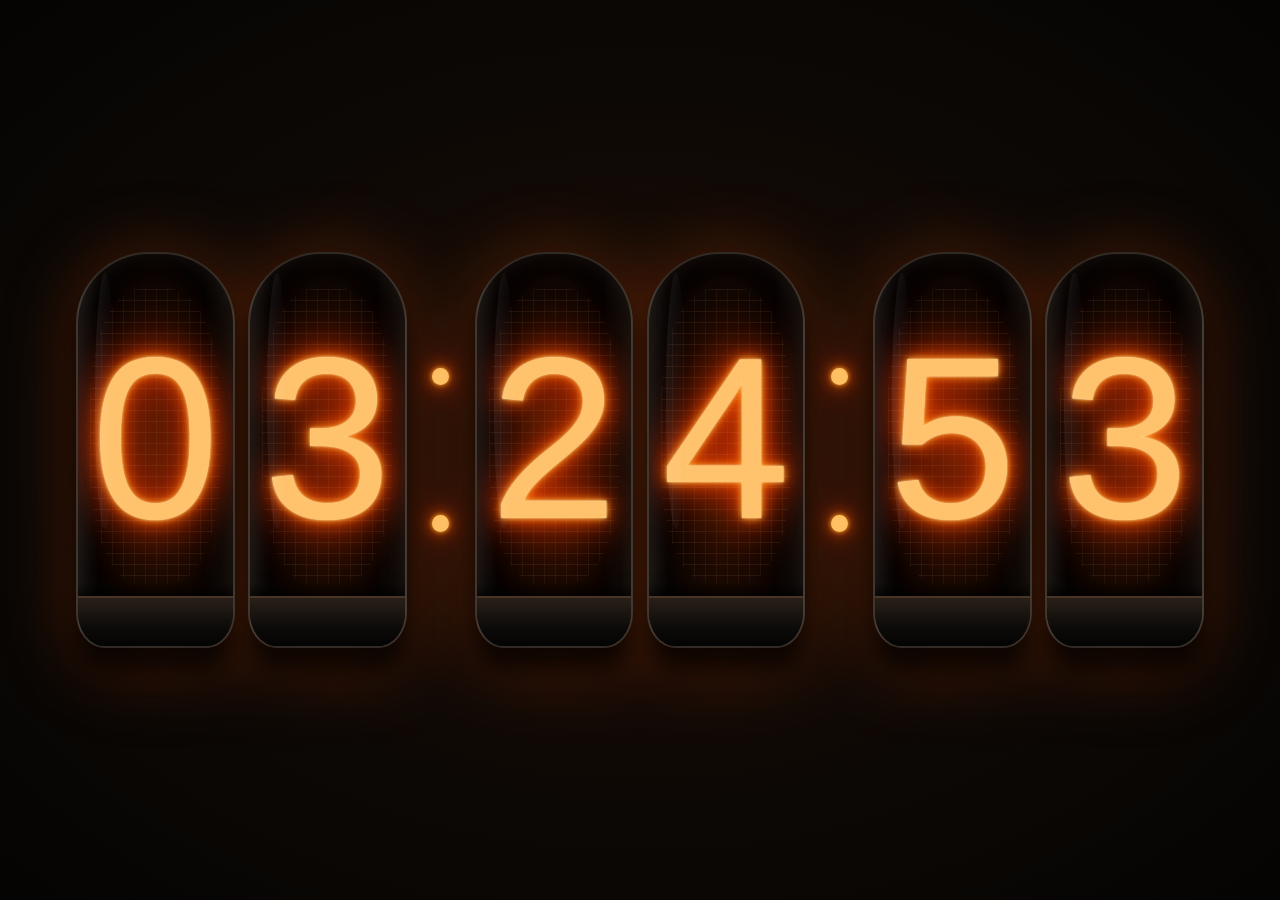
<file: WallPanelApp/src/main/assets/infopanel/index.html>
<!doctype html>
<html lang="zh-CN">
<head>
    <meta charset="utf-8">
    <meta name="viewport" content="width=device-width, initial-scale=1, maximum-scale=1, user-scalable=no">
    <title>InfoPanel Nixie Clock</title>
    <link rel="stylesheet" href="style.css">
</head>
<body>
    <main id="clock-screen" class="screen clock-screen">
        <div id="nixie-clock" class="nixie-clock" aria-label="当前时间"></div>
    </main>


    <section id="weather-screen" class="screen weather-screen" hidden>
        <div class="rain" aria-hidden="true"></div>
        <div class="weather-card">
            <div class="weather-city">杭州</div>
            <div class="weather-condition">微雨</div>
            <div class="weather-range"><strong>32</strong><span>—</span><strong>37</strong><i>°C</i></div>
        </div>
    </section>

    
    <section id="media-screen" class="screen media-screen" hidden>
        <div class="media-preview">
            <video id="camera-preview" autoplay muted playsinline></video>
            <div id="media-status" class="media-status">正在准备摄像头和麦克风…</div>
        </div>
        <div class="media-readout">
            <h1>WebCamera / WebMic</h1>
            <div class="summary-card">
                <h2>图像</h2>
                <p id="image-presence">摄像头：检测中</p>
                <p id="image-digest">摘要：——</p>
                <p id="image-change">相对上一采样：——</p>
            </div>
            <div class="summary-card">
                <h2>声音</h2>
                <p id="audio-presence">麦克风：检测中</p>
                <p id="audio-digest">摘要：——</p>
                <p id="audio-change">相对上一采样：——</p>
                <div class="level-track"><i id="audio-level"></i></div>
            </div>
            <p class="summary-note">webcamera没做呢</p>
        </div>
        <canvas id="sample-canvas" width="32" height="18" hidden></canvas>
    </section>

    <script src="app.js"></script>
</body>
</html>
</file>
<file: WallPanelApp/src/main/assets/infopanel/style.css>
* {
    box-sizing: border-box;
    -webkit-tap-highlight-color: transparent;
}

html,
body {
    width: 100%;
    height: 100%;
    margin: 0;
    overflow: hidden;
    background: #090706;
    color: #ffd5a2;
    font-family: "Roboto", "Noto Sans SC", sans-serif;
    -webkit-user-select: none;
    user-select: none;
}

[hidden] { display: none !important; }

.screen {
    position: fixed;
    top: 0;
    right: 0;
    bottom: 0;
    left: 0;
    width: 100vw;
    height: 100vh;
}

.clock-screen {
    display: -webkit-flex;
    display: flex;
    -webkit-align-items: center;
    align-items: center;
    -webkit-justify-content: center;
    justify-content: center;
    background:
        radial-gradient(ellipse at center, rgba(85, 33, 8, .28) 0%, rgba(14, 9, 6, .92) 55%, #050403 100%);
}

.nixie-clock {
    z-index: 2;
    width: 96vw;
    display: -webkit-flex;
    display: flex;
    -webkit-align-items: center;
    align-items: center;
    -webkit-justify-content: center;
    justify-content: center;
    gap: 1.05vw;
    -webkit-filter: drop-shadow(0 0 34px rgba(255, 85, 8, .28));
    filter: drop-shadow(0 0 34px rgba(255, 85, 8, .28));
}

.tube {
    position: relative;
    width: 12.4vw;
    height: 31vw;
    max-height: 64vh;
    min-height: 290px;
    border: 2px solid rgba(255, 226, 191, .18);
    border-radius: 46% 46% 18% 18% / 18% 18% 9% 9%;
    overflow: hidden;
    background:
        linear-gradient(90deg, rgba(255,255,255,.09), transparent 13%, transparent 82%, rgba(255,211,164,.07)),
        radial-gradient(ellipse at center, rgba(52, 18, 4, .42), rgba(3, 2, 2, .92) 70%);
    box-shadow:
        inset 0 0 22px rgba(255, 207, 158, .09),
        inset 0 -20px 35px rgba(0,0,0,.8),
        0 22px 24px rgba(0,0,0,.75);
}

.tube:before {
    content: "";
    position: absolute;
    z-index: 4;
    left: 11%;
    top: 5%;
    width: 13%;
    height: 65%;
    border-radius: 50%;
    background: linear-gradient(90deg, rgba(255,255,255,.2), rgba(255,255,255,0));
    opacity: .36;
}

.tube b {
    position: absolute;
    z-index: 2;
    left: 50%;
    top: 47%;
    -webkit-transform: translate(-50%, -50%);
    transform: translate(-50%, -50%);
    font-family: "Roboto Condensed", "Arial Narrow", sans-serif;
    font-size: 18vw;
    line-height: 1;
    font-weight: 300;
    color: #ffc36d;
    text-shadow:
        0 0 2px #fff3d0,
        0 0 7px #ffb22f,
        0 0 17px #ff5e00,
        0 0 35px #d82c00,
        0 0 60px rgba(255, 58, 0, .82);
}

.mesh {
    position: absolute;
    z-index: 3;
    top: 9%;
    right: 8%;
    bottom: 16%;
    left: 8%;
    opacity: .18;
    background-image:
        linear-gradient(rgba(244, 183, 128, .45) 1px, transparent 1px),
        linear-gradient(90deg, rgba(244, 183, 128, .35) 1px, transparent 1px);
    background-size: 11px 11px;
    border-radius: 38%;
}

.base {
    position: absolute;
    z-index: 5;
    left: -4%;
    right: -4%;
    bottom: -1px;
    height: 13%;
    border-top: 2px solid #493525;
    background: linear-gradient(#291f18, #0d0b09 60%, #030303);
    box-shadow: 0 -5px 13px rgba(0,0,0,.8);
}

.colon {
    width: 3.2vw;
    height: 23vw;
    display: -webkit-flex;
    display: flex;
    -webkit-flex-direction: column;
    flex-direction: column;
    -webkit-justify-content: space-around;
    justify-content: space-around;
    -webkit-align-items: center;
    align-items: center;
}

.colon i {
    width: 1.35vw;
    height: 1.35vw;
    min-width: 12px;
    min-height: 12px;
    border-radius: 50%;
    background: #ffc064;
    box-shadow: 0 0 5px #ffb12c, 0 0 16px #ff5a00, 0 0 31px #d92d00;
}

.noise-on .tube b {
    text-shadow: 0 0 2px #fff7df, 0 0 8px #ffc159, 0 0 20px #ff6500, 0 0 45px #e02d00, 0 0 75px #ff3100;
}

.weather-screen {
    background: linear-gradient(155deg, #1c2d3b 0%, #536873 52%, #9aa8aa 100%);
}

.weather-screen:after {
    content: "";
    position: absolute;
    top: 0;
    right: 0;
    bottom: 0;
    left: 0;
    background: radial-gradient(circle at 70% 25%, rgba(255,255,255,.18), transparent 44%);
}

.rain {
    position: absolute;
    top: -30%;
    right: -30%;
    bottom: -30%;
    left: -30%;
    opacity: .2;
    background-image: repeating-linear-gradient(110deg, transparent 0, transparent 22px, rgba(214,238,249,.7) 23px, transparent 25px);
    -webkit-transform: rotate(-7deg);
    transform: rotate(-7deg);
}

.weather-card {
    position: absolute;
    z-index: 2;
    left: 8vw;
    top: 50%;
    -webkit-transform: translateY(-50%);
    transform: translateY(-50%);
    text-shadow: 0 3px 18px rgba(0,0,0,.28);
}

.weather-city { font-size: 11vw; font-weight: 200; letter-spacing: .08em; color: #f4f7f6; }
.weather-condition { margin-top: 1vh; font-size: 4vw; color: #e5eff1; }
.weather-range { margin-top: 6vh; display: -webkit-flex; display: flex; -webkit-align-items: baseline; align-items: baseline; color: #fff; }
.weather-range strong { font-size: 9vw; font-weight: 200; }
.weather-range span { margin: 0 2vw; font-size: 5vw; opacity: .65; }
.weather-range i { margin-left: 1vw; font-size: 3vw; font-style: normal; opacity: .8; }

.media-screen {
    display: -webkit-flex;
    display: flex;
    background: #071014;
    color: #dcecef;
}

.media-preview {
    position: relative;
    width: 58%;
    height: 100%;
    overflow: hidden;
    background: #020405;
}

.media-preview video {
    width: 100%;
    height: 100%;
    object-fit: cover;
    background: #020405;
}

.media-status {
    position: absolute;
    left: 18px;
    bottom: 18px;
    max-width: 90%;
    padding: 10px 14px;
    border-radius: 5px;
    background: rgba(0, 0, 0, .7);
    color: #d7e9eb;
    font-size: 18px;
}

.media-readout {
    width: 42%;
    height: 100%;
    padding: 4vh 3vw;
    overflow: hidden;
    background: linear-gradient(145deg, #10242a, #071014);
}

.media-readout h1 { margin: 0 0 3vh; color: #85e8d2; font-size: 3vw; font-weight: 300; }
.summary-card { margin-bottom: 2.5vh; padding: 2.2vh 1.8vw; border: 1px solid #24454c; border-radius: 8px; background: rgba(11, 32, 38, .72); }
.summary-card h2 { margin: 0 0 1.2vh; color: #b8dadd; font-size: 2.1vw; font-weight: 400; }
.summary-card p { margin: .7vh 0; font-size: 1.45vw; line-height: 1.35; word-break: break-all; }
.summary-card .changed { color: #ffbd66; }
.summary-card .stable { color: #7fe0a8; }
.summary-note { color: #6f9298; font-size: 1.15vw; }
.level-track { width: 100%; height: 9px; margin-top: 1.3vh; overflow: hidden; border-radius: 5px; background: #071014; }
.level-track i { display: block; width: 0; height: 100%; background: linear-gradient(90deg, #52d6a4, #ffe070, #ff765c); -webkit-transition: width .18s linear; transition: width .18s linear; }

@media (max-height: 560px) {
    .tube { min-height: 240px; }
}
</file>
